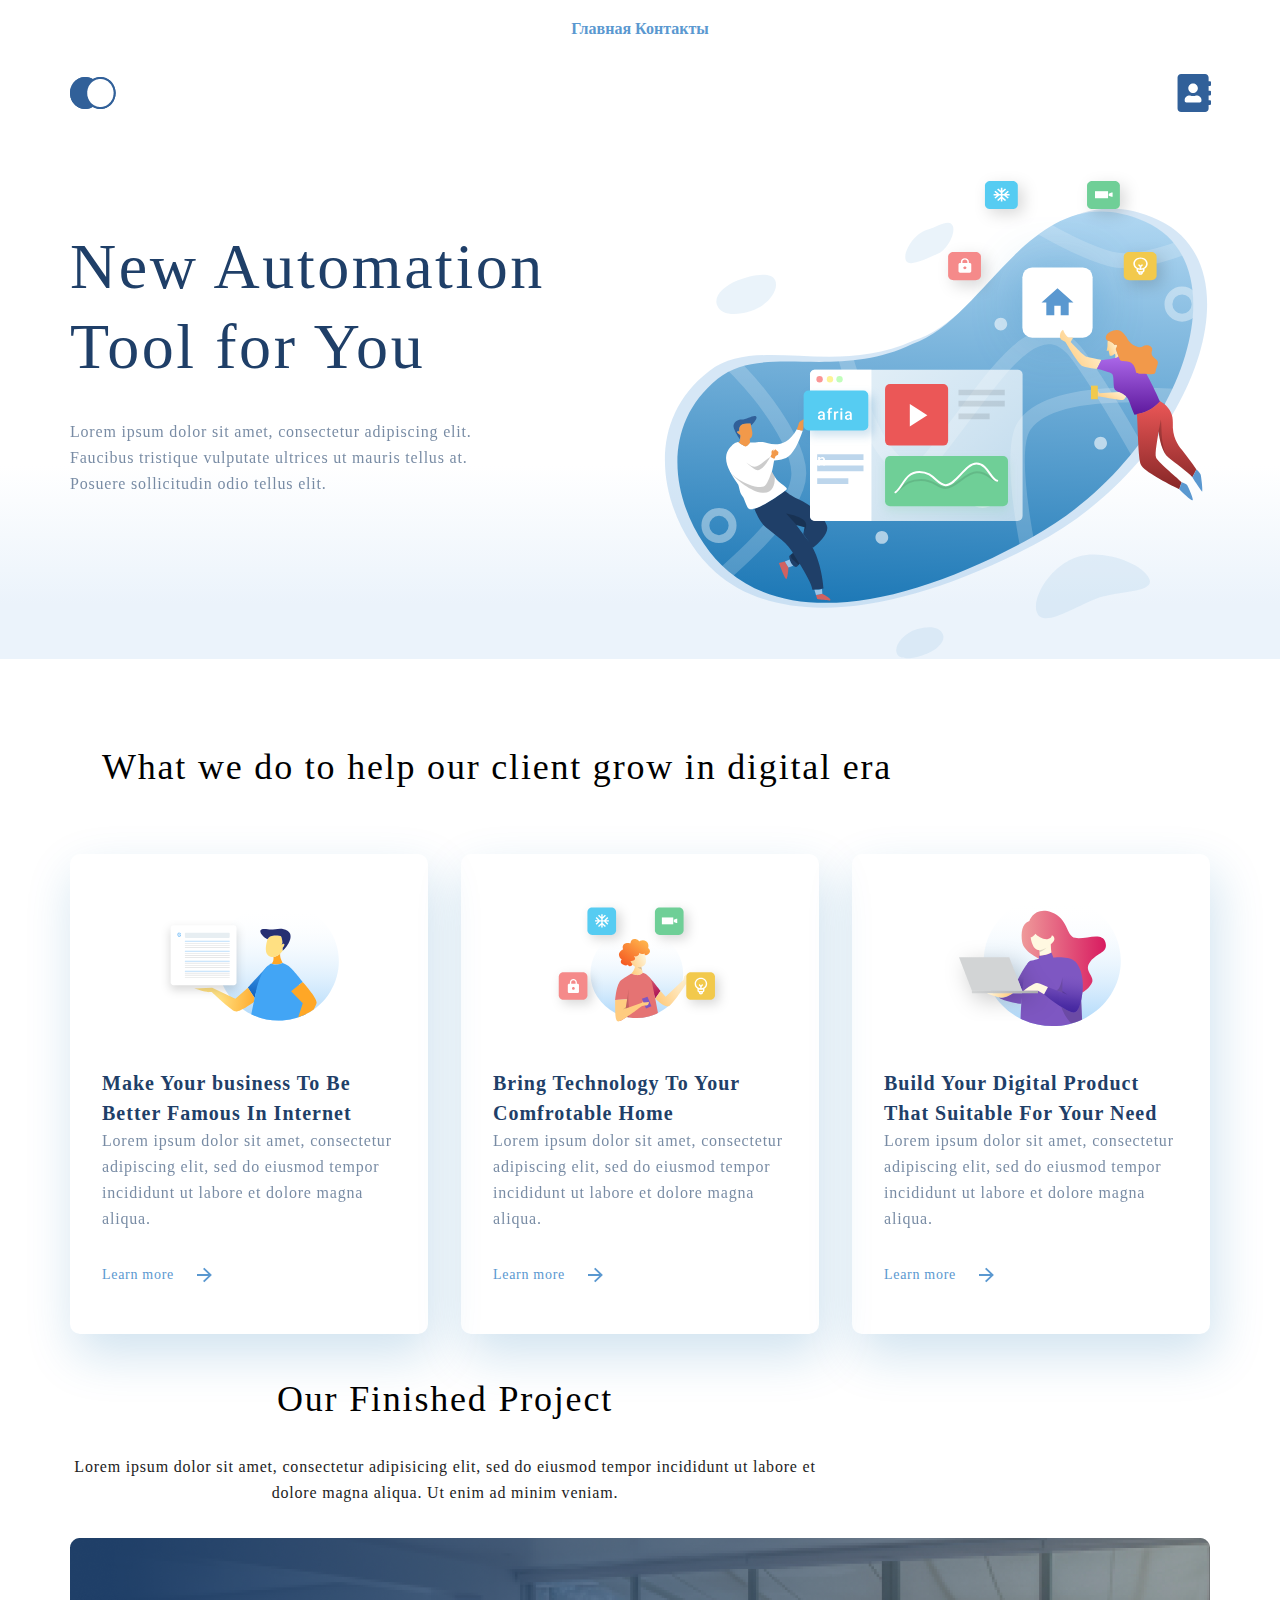
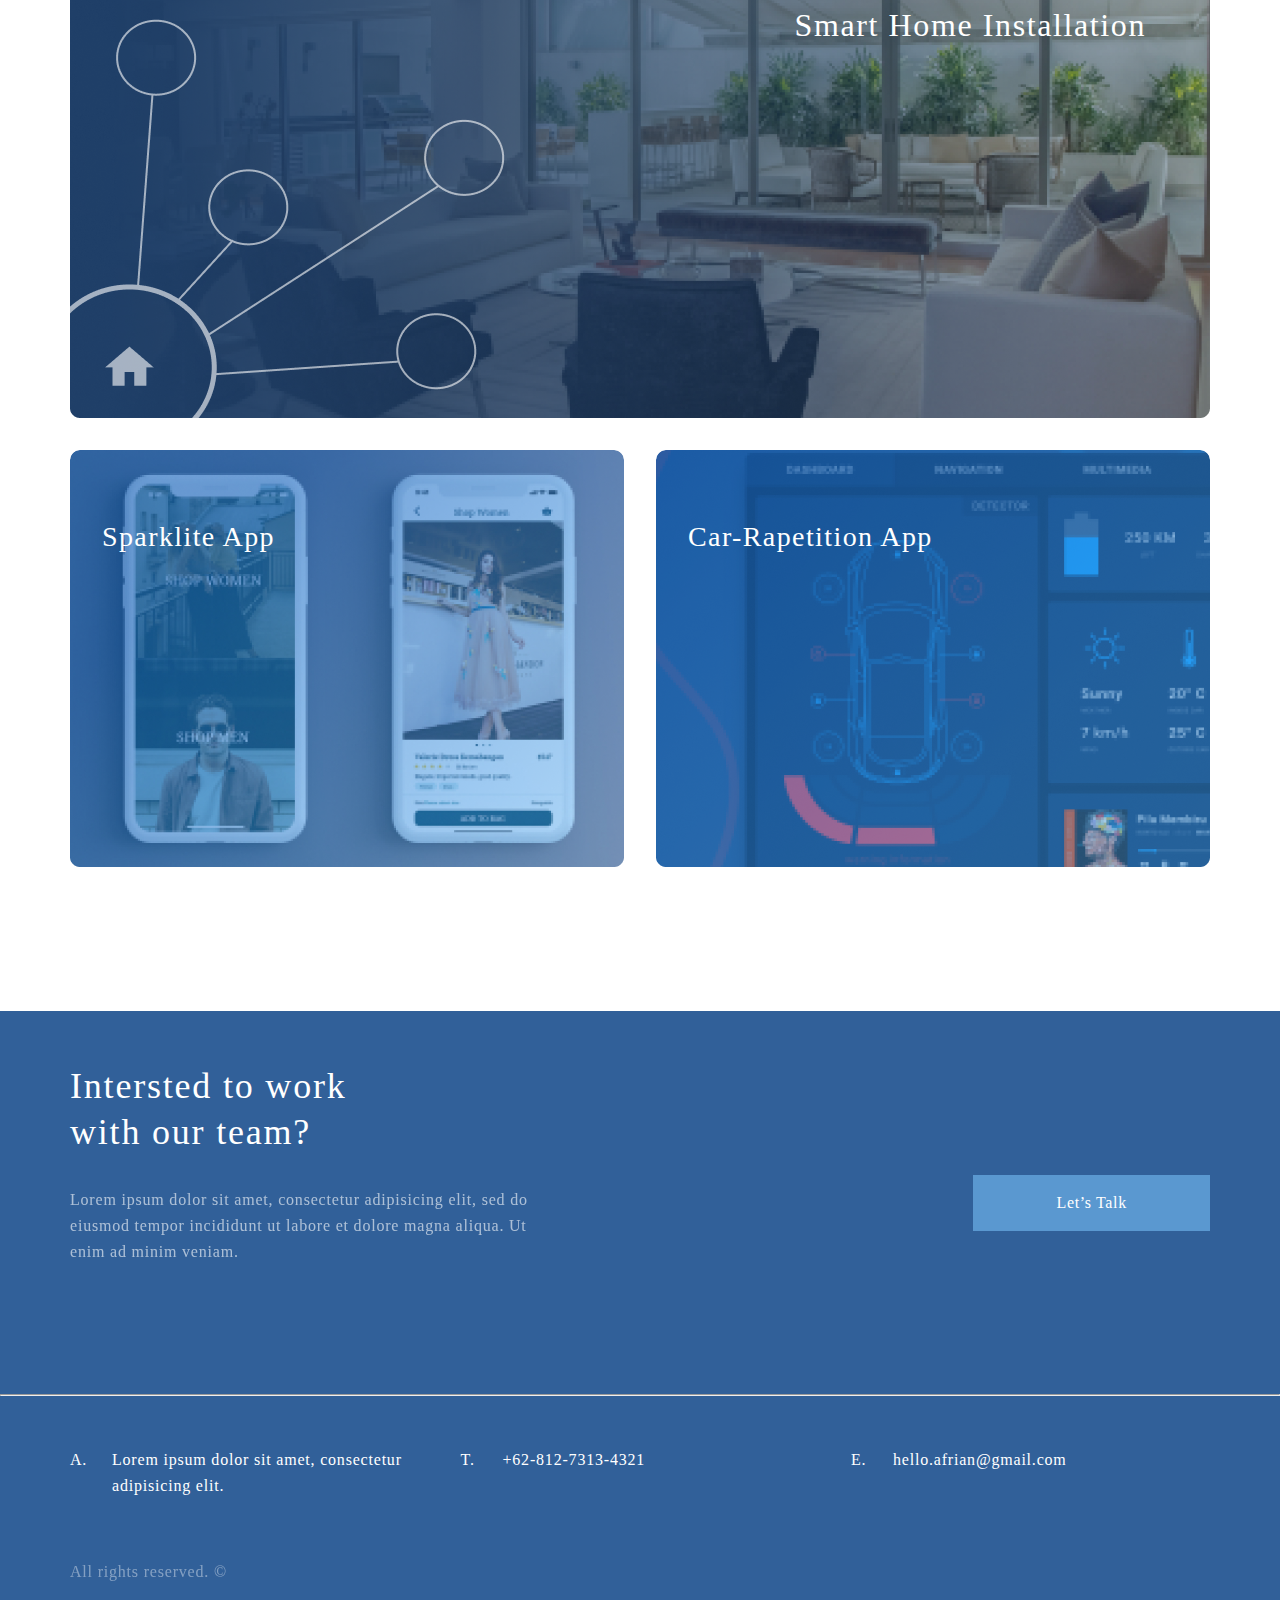
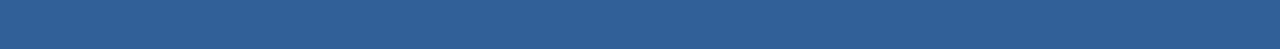
<file: index.html>
<!DOCTYPE html>
<html lang="en">
  <head>
    <meta charset="UTF-8" />
    <meta name="viewport" content="width=device-width, initial-scale=1.0" />
    <title>Главная</title>
    <link rel="stylesheet" href="./style/index.css" />
  </head>

  <body>
    <div class="page page_font ">
        <div class="container temp-menu">
          <a href="index.html">Главная</a>&nbsp;
          <a href="contacts.html">Контакты</a>
        </div>

        <div class="page__header visibleborder">
          <div class="container container-page-header">
            <div class="sidebar">
              <div class="sidebar__logo">
                <a href="index.html"><img src="./pic/logo.png" alt="Главная" /></a>
              </div>
              <div class="sidebar__ava">
                <a href="contacts.html"
                  ><img src="./pic/ava.svg" alt="контакты" /></a>
              </div>
            </div>
            <div class="promo">
              <h1 class="promo__header">New Automation Tool for You</h1>
              <p class="promo__content">
                Lorem ipsum dolor sit amet, consectetur adipiscing elit.
                Faucibus tristique vulputate ultrices ut mauris tellus at.
                Posuere sollicitudin odio tellus elit.
              </p>
            </div>
          </div>
        </div>

        <div class="container">
          <div class="portfolio">
            <h2 class="portfolio__header">
              What we do to help our client grow in digital era
            </h2>
            <div class="card">
              <img class="card__image" src="./pic/card1.svg" />
              <h3 class="card__header">
                Make Your business To Be Better Famous In Internet
              </h3>
              <p class="card__content">
                Lorem ipsum dolor sit amet, consectetur adipiscing elit, sed do
                eiusmod tempor incididunt ut labore et dolore magna aliqua.
              </p>

              <div class="card__link">
                <a href="#">Learn more</a>
                <div class="card__arrow"></div>
              </div>
            </div>
            <div class="card">
              <img class="card__image" src="./pic/card2.svg" />
              <h3 class="card__header">
                Bring Technology To Your Comfrotable Home
              </h3>
              <p class="card__content">
                Lorem ipsum dolor sit amet, consectetur adipiscing elit, sed do
                eiusmod tempor incididunt ut labore et dolore magna aliqua.
              </p>
              <div class="card__link">
                <a href="#">Learn more</a>
                <div class="card__arrow"></div>
              </div>
            </div>
            <div class="card">
              <img class="card__image" src="./pic/card3.svg" />
              <h3 class="card__header">
                Build Your Digital Product That Suitable For Your Need
              </h3>
              <p class="card__content">
                Lorem ipsum dolor sit amet, consectetur adipiscing elit, sed do
                eiusmod tempor incididunt ut labore et dolore magna aliqua.
              </p>
              <div class="card__link">
                <a href="#">Learn more</a>
                <div class="card__arrow"></div>
              </div>
            </div>
          </div>
        </div>
        
        <div class="container project-apps">
          <div class="project-apps__text">
            <div class="project-apps__header">Our Finished Project</div>
            <div class="project-apps__content">
              Lorem ipsum dolor sit amet, consectetur adipisicing elit, sed do
              eiusmod tempor incididunt ut labore et dolore magna aliqua. Ut
              enim ad minim veniam. 
            </div> 
          </div>
          <div class="project-apps__big-banner">
            <p class="project-apps__big-banner-text">Smart Home Installation</p>
          </div>

          <div class="project-apps__little-banner project-apps__little-banner_left">
            <div class="project-apps__little-banner-text">Sparklite App</div>
          </div>
          <div class="project-apps__little-banner project-apps__little-banner_right">
            <div class="project-apps__little-banner-text">Car-Rapetition App</div>
          </div>
        </div>
      </div> 
      
      <div class="page-footer">
        <div class="container page-footer__top-footer">
          <div class="page-footer__invite">
            <p class="page-footer__invite-header">Intersted to work with our team?</p>
            <p class="page-footer__invite-content">
              Lorem ipsum dolor sit amet, consectetur adipisicing elit, sed do
              eiusmod tempor incididunt ut labore et dolore magna aliqua. Ut
              enim ad minim veniam.
            </p>
          </div>
          <div class="page-footer__talk-button">
            <p class="page-footer__talk-button-caption">Let’s Talk</p>
          </div> 
        </div>
        <hr />
        <div class="container footer-bot">
          <div class="footer-card">
            <div class="footer-card__p">A.</div>
            <div class="footer-card__content">
              Lorem ipsum dolor sit amet, consectetur adipisicing elit.
            </div>
          </div>
          <div class="footer-card">
            <p class="footer-card__p">T.</p>
            <p class="footer-card__content">+62-812-7313-4321</p>
          </div>
          <div class="footer-card">
            <span class="footer-card__p">E.</span>
            <p class="footer-card__content">hello.afrian@gmail.com</p>
          </div>
          <div class="footer-copyright">All rights reserved. &copy;</div>
        </div>
      </div>
    </div>
  </body>
</html>
</file>
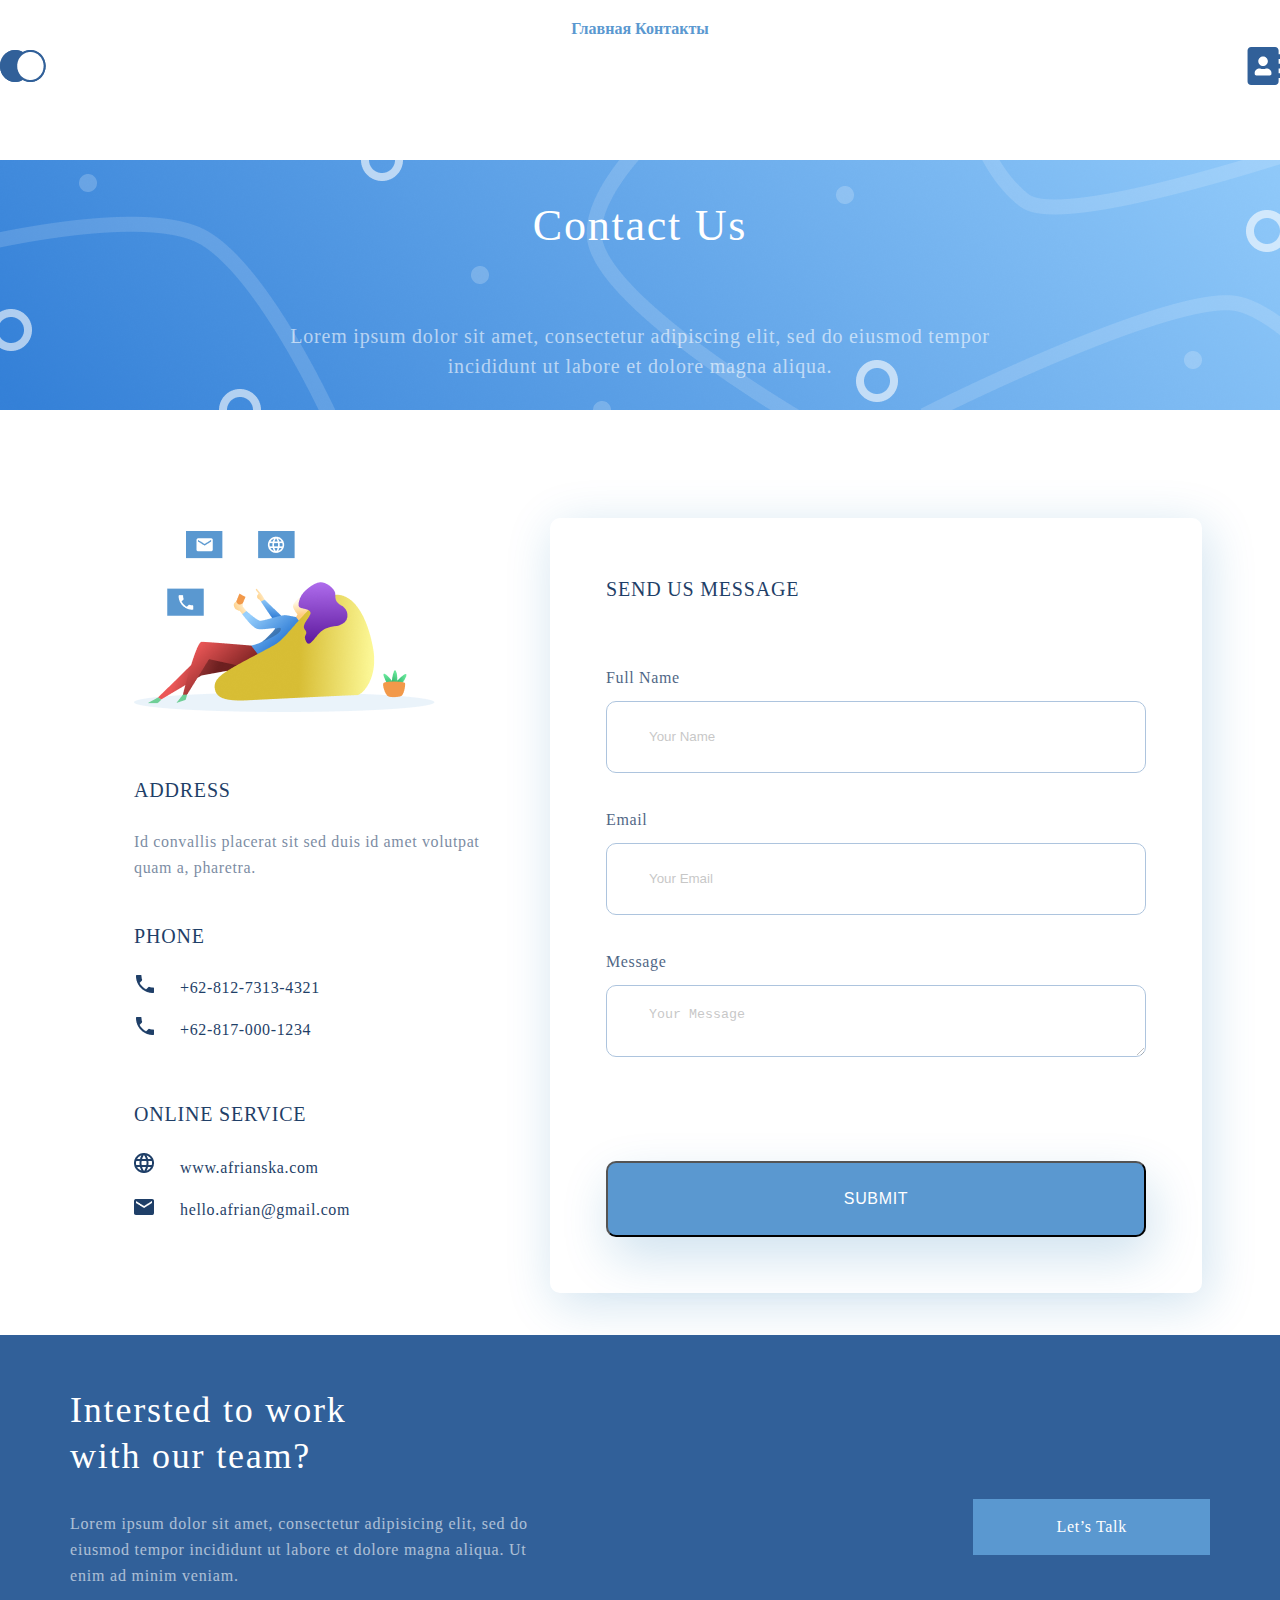
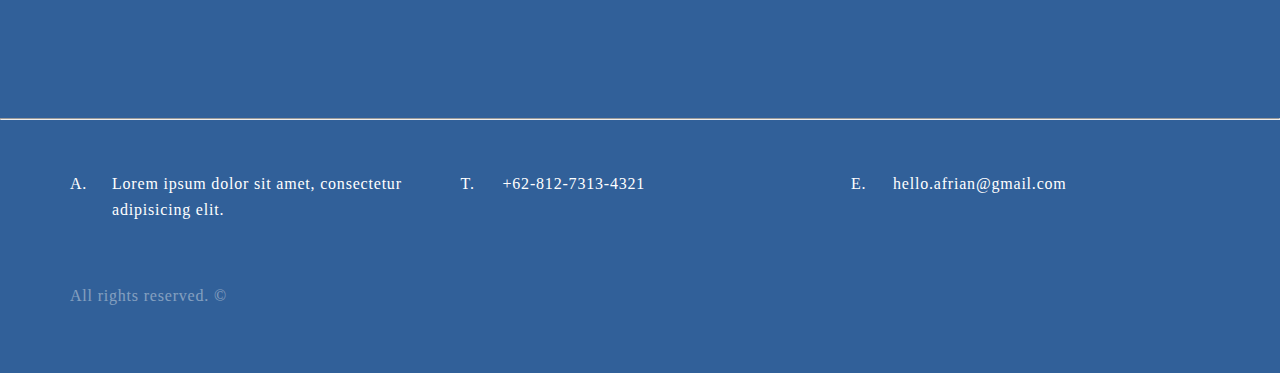
<file: contacts.html>
<!DOCTYPE html>
<html lang="en">
  <head>
    <meta charset="UTF-8" />
    <meta name="viewport" content="width=device-width, initial-scale=1.0" />
    <title>Контакты</title>
    <link rel="stylesheet" href="./style/contacts.css" />
  </head>

  <body>
    <div class="page page_font">
      <div class="container temp-menu">
      <a href="index.html">Главная</a>&nbsp;
      <a href="contacts.html">Контакты</a>
    </div>
    <div class="page-header-contact">
      <div class="sidebar">
        <div class="sidebar__logo">
          <a href="index.html"><img src="./pic/logo.png" alt="Главная" /></a>
        </div>
        <div class="sidebar__ava">
          <a href="contacts.html"
            ><img src="./pic/ava.svg" alt="контакты" /></a>
        </div>
      </div>

      <div class="contact-promo">
        <h1 class="contact-promo-header">Contact Us</h1>
        <p class="contact-promo-content">
          Lorem ipsum dolor sit amet, consectetur adipiscing elit, sed do
          eiusmod tempor incididunt ut labore et dolore magna aliqua.
        </p>
      </div>
    </div>
    <div class="container page-content">
      <div class="page-col page-col-left">
        <img class="contact-logo" src="./pic/contact-logo.png" alt="" />
        <div class="contact-data">
          <h4 class="addr-header">ADDRESS</h4>
          <div class="addr-p">
            Id convallis placerat sit sed duis id amet volutpat quam a,
            pharetra.
          </div>
        </div>
        <div class="contact-data">
          <h4 class="addr-header">PHONE</h4>
          <ul>
            <li
              class="contactdata-list-list-phone contactdata-list-marker contactdata-list-li"
            >
              +62-812-7313-4321
            </li>
            <li
              class="contactdata-list-list-phone contactdata-list-marker contactdata-list-li"
            >
              +62-817-000-1234
            </li>
          </ul>
        </div>
        <div class="contact-data">
          <h4 class="addr-header">ONLINE SERVICE</h4>
          <ul>
            <li
              class="contactdata-list-list-globo contactdata-list-marker contactdata-list-li"
            >
              www.afrianska.com
            </li>
            <li
              class="contactdata-list-list-mail contactdata-list-marker contactdata-list-li"
            >
              hello.afrian@gmail.com
            </li>
          </ul>
        </div>
      </div>

      <div class="page-col contact-form-col">
        <h4 class="contact-form-header">SEND US MESSAGE</h4>
        <form action="#">
          <div class="contact-form-group">
            <label class="contact-form-label" for="fullname">Full Name</label>
            <input
              class="contact-form-input"
              type="text"
              placeholder="Your Name"
              name="fullname"
              id="fullname"
            />
          </div>
          <div class="contact-form-group">
            <label class="contact-form-label" for="email">Email</label>
            <input
              class="contact-form-input"
              type="email"
              name="email"
              id="email"
              placeholder="Your Email"
            />
          </div>
          <div class="contact-form-group">
            <label class="contact-form-label" for="message">Message</label>
            <textarea
              class="contact-form-input"
              placeholder="Your Message"
              name="message"
              id="message"
              cols="30"
              rows="5"
            ></textarea>
          </div>

          <button class="contact-form-confirm-btn" type="submit">
            <div class="contact-form-confirm-bnt-text">SUBMIT</div>
          </button>
          <!-- <button class="form-button form-button-reset" type="reset">
            Reset input
          </button> -->
        </form>
      </div>

      <div class="map-container">
        <div class="map" id="wrapper-9cd199b9cc5410cd3b1ad21cab2e54d3">
          <div id="map-9cd199b9cc5410cd3b1ad21cab2e54d3"></div>
          <script>
            (function () {
              var setting = {
                height: 537,
                width: 1140,
                zoom: 17,
                queryString:
                  "Şahinali, Niğde Otogarı, Niğde Merkez/Нигде, Турция",
                place_id: "ChIJLzvyfd_nKRURpTFpMZ4B3P4",
                satellite: false,
                centerCoord: [37.972582736295564, 34.68113759044498],
                cid: "0xfedc019e316931a5",
                lang: "ru",
                cityUrl: "/turkey/nigde-35888",
                cityAnchorText: "Карта [CITY1], Центральная Анатолия, Турция",
                id: "map-9cd199b9cc5410cd3b1ad21cab2e54d3",
                embed_id: "273592",
              };
              var d = document;
              var s = d.createElement("script");
              s.src = "https://1map.com/js/script-for-user.js?embed_id=273592";
              s.async = true;
              s.onload = function (e) {
                window.OneMap.initMap(setting);
              };
              var to = d.getElementsByTagName("script")[0];
              to.parentNode.insertBefore(s, to);
            })();
          </script>
          <!-- <a href="https://1map.com/ru/map-embed">1 Map</a> -->
        </div>
      </div>
    </div>

    <div class="page-footer">
      <div class="container page-footer__top-footer">
        <div class="page-footer__invite">
          <p class="page-footer__invite-header">
            Intersted to work with our team?
          </p>
          <p class="page-footer__invite-content">
            Lorem ipsum dolor sit amet, consectetur adipisicing elit, sed do
            eiusmod tempor incididunt ut labore et dolore magna aliqua. Ut enim
            ad minim veniam.
          </p>
        </div>
        <div class="page-footer__talk-button">
          <p class="page-footer__talk-button-caption">Let’s Talk</p>
        </div>
      </div>
      <hr />
      <div class="container footer-bot">
        <div class="footer-card">
          <div class="footer-card__p">A.</div>
          <div class="footer-card__content">
            Lorem ipsum dolor sit amet, consectetur adipisicing elit.
          </div>
        </div>
        <div class="footer-card">
          <p class="footer-card__p">T.</p>
          <p class="footer-card__content">+62-812-7313-4321</p>
        </div>
        <div class="footer-card">
          <span class="footer-card__p">E.</span>
          <p class="footer-card__content">hello.afrian@gmail.com</p>
        </div>
        <div class="footer-copyright">All rights reserved. &copy;</div>
      </div>
    </div>
  </body>
</html>
</file>
<file: style/index.css>
@charset "UTF-8";
@import url("https://fonts.googleapis.com/css2?family=Roboto:wght@300&display=swap");
* {
  margin: 0;
  padding: 0;
}

A:link {
  text-decoration: none;
  /* Убирает подчеркивание для ссылок */
  color: #5a98d0;
}

A:visited {
  text-decoration: none;
  color: #5a98d0;
}

A:active {
  text-decoration: none;
  color: #5a98d0;
}

A:hover {
  text-decoration: none;
  color: #5a98d0;
}

.page {
  display: -webkit-box;
  display: -ms-flexbox;
  display: flex;
  -webkit-box-orient: vertical;
  -webkit-box-direction: normal;
      -ms-flex-direction: column;
          flex-direction: column;
  -webkit-box-pack: center;
      -ms-flex-pack: center;
          justify-content: center;
  -ms-flex-wrap: wrap;
      flex-wrap: wrap;
  min-height: 100vh;
}

.page .page_font {
  font-family: "Roboto", "Helvetica Neue", Verdana, Helvetica, Arial, sans-serif;
}

.container {
  display: -webkit-box;
  display: -ms-flexbox;
  display: flex;
  margin: 0 auto;
  max-width: 1140px;
  border-color: red;
}

.temp-menu {
  padding-top: 20px;
  max-width: 200px;
  display: -webkit-box;
  display: -ms-flexbox;
  display: flex;
  -webkit-box-pack: space-evenly;
      -ms-flex-pack: space-evenly;
          justify-content: space-evenly;
  font-style: normal;
  font-weight: bold;
}

.page__header {
  padding-top: 27px;
  margin-bottom: 64px;
  background: -webkit-gradient(linear, left bottom, left top, color-stop(8.84%, #ebf3fb), color-stop(31.12%, rgba(152, 195, 232, 0)));
  background: linear-gradient(0deg, #ebf3fb 8.84%, rgba(152, 195, 232, 0) 31.12%);
}

.container-page-header {
  -webkit-box-orient: vertical;
  -webkit-box-direction: normal;
      -ms-flex-direction: column;
          flex-direction: column;
  background-image: url(../pic/ins_bg.svg);
  background-size: 549px;
  background-repeat: no-repeat;
  background-position: right bottom;
}

.sidebar {
  display: -webkit-box;
  display: -ms-flexbox;
  display: flex;
  -webkit-box-pack: justify;
      -ms-flex-pack: justify;
          justify-content: space-between;
  min-height: 55px;
  margin-bottom: 67px;
  -webkit-box-align: center;
      -ms-flex-align: center;
          align-items: center;
}

.sidebar .sidebar__logo {
  background-image: url(../pic/logo.png);
  background-size: cover;
  background-repeat: no-repeat;
  width: 46px;
  height: 48px;
}

.sidebar .sidebar__ava {
  width: 33px;
  height: 38px;
  /* background-image: url(../pic/ava.svg); */
  background-size: contain;
  background-repeat: no-repeat;
}

.promo {
  padding-top: 40px;
  padding-right: 50px;
  padding-bottom: 162px;
  max-width: 554px;
}

.promo .promo__header {
  margin-bottom: 32px;
  max-width: 510px;
  color: #1f3f68;
  letter-spacing: 0.04em;
  font-weight: 300;
  font-size: 64px;
  line-height: 1.25;
}

.promo .promo__content {
  max-width: 425px;
  color: #1f3f68;
  letter-spacing: 0.05em;
  font-size: 16px;
  line-height: 26px;
  opacity: 0.6;
}

.portfolio {
  padding-bottom: 20px;
  margin-bottom: 7px;
  display: -webkit-box;
  display: -ms-flexbox;
  display: flex;
  -webkit-box-pack: justify;
      -ms-flex-pack: justify;
          justify-content: space-between;
  -ms-flex-wrap: wrap;
      flex-wrap: wrap;
}

.portfolio .portfolio__header {
  /* width: 100%; */
  text-align: center;
  font-weight: 300;
  font-size: 36px;
  line-height: 46px;
  letter-spacing: 0.05em;
  color: #000000;
  padding-top: 21px;
  padding-left: 32px;
  padding-bottom: 38px;
}

.card {
  max-width: 358px;
  height: 480px;
  -webkit-box-shadow: 5px 20px 50px rgba(16, 112, 177, 0.2);
          box-shadow: 5px 20px 50px rgba(16, 112, 177, 0.2);
  border-radius: 10px;
  margin-top: 26px;
  display: -webkit-box;
  display: -ms-flexbox;
  display: flex;
  -webkit-box-orient: vertical;
  -webkit-box-direction: normal;
      -ms-flex-direction: column;
          flex-direction: column;
  -ms-flex-pack: distribute;
      justify-content: space-around;
}

.card .card__image {
  display: -webkit-box;
  display: -ms-flexbox;
  display: flex;
  margin: auto;
  width: 50%;
  -ms-flex-wrap: wrap;
      flex-wrap: wrap;
}

.card .card__header {
  font-size: 20px;
  line-height: 30px;
  letter-spacing: 0.05em;
  padding-left: 32px;
  padding-right: 32px;
  color: #1f3f68;
}

.card .card__content {
  font-size: 16px;
  line-height: 26px;
  letter-spacing: 0.05em;
  color: #1f3f68;
  opacity: 0.6;
  padding-left: 32px;
  padding-right: 32px;
}

.card .card__link {
  padding-top: 28px;
  padding-left: 32px;
  padding-right: 32px;
  padding-bottom: 44px;
  font-size: 14px;
  line-height: 30px;
  letter-spacing: 0.05em;
  color: #5a98d0;
  display: -webkit-box;
  display: -ms-flexbox;
  display: flex;
}

.card .card__arrow {
  width: 15px;
  height: 15px;
  padding-top: 8px;
  margin-left: 23px;
  background-image: url(../pic/linkarrow.svg);
  background-repeat: no-repeat;
  background-size: auto;
  background-position: right bottom;
}

.project-apps {
  display: -webkit-box;
  display: -ms-flexbox;
  display: flex;
  -webkit-box-orient: horizontal;
  -webkit-box-direction: normal;
      -ms-flex-direction: row;
          flex-direction: row;
  -webkit-box-pack: justify;
      -ms-flex-pack: justify;
          justify-content: space-between;
  -ms-flex-wrap: wrap;
      flex-wrap: wrap;
  margin-bottom: 112px;
}

.project-apps .project-apps__text {
  max-width: 1140px;
}

.project-apps .project-apps__header {
  padding-top: 15px;
  margin-bottom: 32px;
  width: 100%;
  font-weight: 300;
  font-size: 36px;
  line-height: 46px;
  text-align: center;
  letter-spacing: 0.05em;
  color: #000000;
}

.project-apps .project-apps__content {
  margin: 0 auto;
  font-weight: 400;
  max-width: 750px;
  font-size: 16px;
  line-height: 26px;
  text-align: center;
  letter-spacing: 0.05em;
  color: #222222;
  padding-bottom: 32px;
}

.project-apps .project-apps__big-banner {
  width: 100%;
  height: 480px;
  background-image: url(../pic/big-banner.png);
  background-repeat: no-repeat;
  background-size: contain;
  margin-bottom: 32px;
}

.project-apps .project-apps__big-banner-text {
  font-size: 32px;
  line-height: 46px;
  text-align: right;
  letter-spacing: 0.05em;
  color: #ffffff;
  padding-top: 64px;
  padding-right: 64px;
}

.project-apps .project-apps__little-banner {
  width: 554px;
  height: 417px;
  border-radius: 10px;
  padding-top: 32px;
  /* padding-left: 32px; */
}

.project-apps .project-apps__little-banner-text {
  padding-top: 32px;
  padding-left: 32px;
  position: absolute;
  font-size: 28px;
  line-height: 46px;
  letter-spacing: 0.05em;
  color: #ffffff;
}

.project-apps .project-apps__little-banner_left {
  background-image: url(../pic/left-banner.png);
  background-repeat: no-repeat;
  background-size: contain;
}

.project-apps .project-apps__little-banner_right {
  background-image: url(../pic/right-banner.png);
  background-repeat: no-repeat;
  background-size: contain;
}

.page-footer {
  background: #316099;
}

.page-footer .page-footer__top-footer {
  height: 383px;
  max-width: 1140px;
  /* padding-top: 58px;
    padding-bottom: 45px; */
  -webkit-box-pack: justify;
      -ms-flex-pack: justify;
          justify-content: space-between;
  -webkit-box-align: center;
      -ms-flex-align: center;
          align-items: center;
}

.page-footer .page-footer__invite {
  max-width: 495px;
  height: 280px;
}

.page-footer .page-footer__invite-header {
  max-width: 340px;
  height: 92px;
  font-size: 36px;
  line-height: 46px;
  letter-spacing: 0.05em;
  color: #ffffff;
}

.page-footer .page-footer__invite-content {
  font-size: 16px;
  line-height: 26px;
  letter-spacing: 0.05em;
  color: #ffffff;
  opacity: 0.6;
  padding-top: 32px;
  padding-bottom: 51px;
}

.page-footer .page-footer__talk-button {
  width: 236.63px;
  height: 56px;
  background: #5a98d0;
}

.page-footer .page-footer__talk-button-caption {
  padding-top: 15px;
  padding-bottom: 15px;
  font-size: 16px;
  line-height: 26px;
  text-align: center;
  letter-spacing: 0.04em;
  color: #ffffff;
}

.footer-hr {
  opacity: 0.4;
  border: 6px solid #ffffff;
}

.footer-bot {
  height: 253px;
  display: -webkit-box;
  display: -ms-flexbox;
  display: flex;
  -webkit-box-pack: justify;
      -ms-flex-pack: justify;
          justify-content: space-between;
  -ms-flex-wrap: wrap;
      flex-wrap: wrap;
}

.footer-card {
  display: -webkit-box;
  display: -ms-flexbox;
  display: flex;
  -webkit-box-pack: justify;
      -ms-flex-pack: justify;
          justify-content: space-between;
  min-width: 359px;
  padding-top: 51px;
}

.footer-card .footer-card__p {
  width: 23px;
  font-weight: 500;
  font-size: 16px;
  line-height: 26px;
  letter-spacing: 0.05em;
  color: #ffffff;
}

.footer-card .footer-card__content {
  width: 317px;
  height: 48px;
  font-weight: normal;
  font-size: 16px;
  line-height: 26px;
  letter-spacing: 0.05em;
  color: #ffffff;
}

.footer-copyright {
  /* width: 100%; */
  padding-bottom: 49px;
  padding-top: 49px;
  font-size: 16px;
  line-height: 26px;
  letter-spacing: 0.05em;
  color: #ffffff;
  opacity: 0.4;
}

@media (max-width: 768px) {
  .page__header {
    padding-top: 19px;
  }
  .container {
    max-width: 768px;
  }
  .container-page-header {
    -webkit-box-orient: vertical;
    -webkit-box-direction: normal;
        -ms-flex-direction: column;
            flex-direction: column;
    background-image: url(../pic/ins_bg.svg);
    background-size: 45%;
    padding-left: 32px;
    margin-right: 32px;
  }
  .portfolio {
    margin-bottom: 127px;
    display: -webkit-box;
    display: -ms-flexbox;
    display: flex;
    -webkit-box-orient: vertical;
    -webkit-box-direction: normal;
        -ms-flex-direction: column;
            flex-direction: column;
    -ms-flex-pack: distribute;
        justify-content: space-around;
    -ms-flex-wrap: wrap;
        flex-wrap: wrap;
  }
  .portfolio .portfolio__header {
    max-width: 768px;
    text-align: center;
    font-weight: 300;
    font-size: 36px;
    line-height: 46px;
    letter-spacing: 0.05em;
    color: #000000;
    padding-top: 21px;
    padding-left: 32px;
    padding-bottom: 38px;
  }
  .card {
    margin: 0 auto;
    -ms-flex-wrap: wrap;
        flex-wrap: wrap;
    margin-bottom: 32px;
    max-width: 358px;
  }
  .card .card__image {
    display: -webkit-box;
    display: -ms-flexbox;
    display: flex;
    margin: auto;
    width: 50%;
    -ms-flex-wrap: wrap;
        flex-wrap: wrap;
  }
  .card .card__header {
    font-size: 20px;
    line-height: 30px;
    letter-spacing: 0.05em;
    padding-left: 32px;
    padding-right: 32px;
    color: #1f3f68;
  }
  .card .card__content {
    font-size: 16px;
    line-height: 26px;
    letter-spacing: 0.05em;
    color: #1f3f68;
    opacity: 0.6;
    padding-left: 32px;
    padding-right: 32px;
  }
  .card .card__link {
    padding-top: 28px;
    padding-left: 32px;
    padding-right: 32px;
    padding-bottom: 44px;
    font-size: 14px;
    line-height: 30px;
    letter-spacing: 0.05em;
    color: #5a98d0;
    display: -webkit-box;
    display: -ms-flexbox;
    display: flex;
  }
  .project-apps {
    display: -webkit-box;
    display: -ms-flexbox;
    display: flex;
    -webkit-box-orient: horizontal;
    -webkit-box-direction: normal;
        -ms-flex-direction: row;
            flex-direction: row;
    -ms-flex-pack: distribute;
        justify-content: space-around;
    -ms-flex-line-pack: center;
        align-content: center;
    -ms-flex-wrap: wrap;
        flex-wrap: wrap;
    margin-bottom: 109px;
  }
  .project-apps .project-apps__text {
    max-width: 768px;
  }
  .project-apps .project-apps__header {
    margin: 0 auto;
    margin-bottom: 32px;
    width: 100%;
    font-weight: 300;
    font-size: 36px;
    line-height: 46px;
    text-align: center;
    letter-spacing: 0.05em;
    color: #000000;
  }
  .project-apps .project-apps__content {
    margin: 0 auto;
    font-weight: 400;
    max-width: 750px;
    font-size: 16px;
    line-height: 26px;
    text-align: center;
    letter-spacing: 0.05em;
    color: #222222;
    margin-bottom: 32px;
    padding-left: 124px;
    padding-right: 124px;
  }
  .project-apps .project-apps__big-banner {
    max-width: 768px;
    max-height: 296px;
    background-image: url(../pic/big-banner.png);
    background-repeat: no-repeat;
    background-size: contain;
  }
  .project-apps .project-apps__big-banner-text {
    font-size: 32px;
    line-height: 46px;
    text-align: right;
    letter-spacing: 0.05em;
    color: #ffffff;
    padding-top: 64px;
    padding-right: 64px;
  }
  .project-apps .project-apps__little-banner {
    max-width: 336px;
    max-height: 253px;
    border-radius: 10px;
    padding-top: 32px;
    /* padding-left: 32px; */
  }
  .project-apps .project-apps__little-banner-text {
    padding-top: 32px;
    padding-left: 32px;
    position: absolute;
    font-size: 28px;
    line-height: 46px;
    letter-spacing: 0.05em;
    color: #ffffff;
  }
  .project-apps .project-apps__little-banner_left {
    background-image: url(../pic/left-banner.png);
    background-repeat: no-repeat;
    background-size: contain;
  }
  .project-apps .project-apps__little-banner_right {
    background-image: url(../pic/right-banner.png);
    background-repeat: no-repeat;
    background-size: contain;
  }
  .page-footer .page-footer__top-footer {
    padding-left: 124px;
    padding-right: 124px;
    height: 316px;
  }
  .page-footer .footer-bot {
    padding-left: 124px;
    padding-right: 124px;
    display: -webkit-box;
    display: -ms-flexbox;
    display: flex;
    -webkit-box-orient: vertical;
    -webkit-box-direction: normal;
        -ms-flex-direction: column;
            flex-direction: column;
    -webkit-box-pack: justify;
        -ms-flex-pack: justify;
            justify-content: space-between;
    -ms-flex-wrap: wrap;
        flex-wrap: wrap;
    height: 316px;
  }
  .page-footer .footer-card {
    display: -webkit-box;
    display: -ms-flexbox;
    display: flex;
    width: 100%;
    -webkit-box-pack: justify;
        -ms-flex-pack: justify;
            justify-content: space-between;
    min-width: 455px;
    margin-bottom: 25px;
  }
  .page-footer .footer-card .footer-card__p {
    width: 23px;
    font-weight: 500;
    font-size: 16px;
    line-height: 26px;
    letter-spacing: 0.05em;
    color: #ffffff;
  }
  .page-footer .footer-card .footer-card__content {
    height: 48px;
    font-weight: normal;
    font-size: 16px;
    line-height: 26px;
    letter-spacing: 0.05em;
    color: #ffffff;
  }
  .page-footer .footer-copyright {
    min-width: 768px;
    margin-bottom: 64px;
    padding-top: 64px;
  }
}
/*# sourceMappingURL=index.css.map */
</file>
<file: style/contacts.css>
@charset "UTF-8";
@import url("https://fonts.googleapis.com/css2?family=Roboto:wght@300&display=swap");
* {
  margin: 0;
  padding: 0;
}

A:link {
  text-decoration: none;
  /* Убирает подчеркивание для ссылок */
  color: #5a98d0;
}

A:visited {
  text-decoration: none;
  color: #5a98d0;
}

A:active {
  text-decoration: none;
  color: #5a98d0;
}

A:hover {
  text-decoration: none;
  color: #5a98d0;
}

.page {
  display: -webkit-box;
  display: -ms-flexbox;
  display: flex;
  -webkit-box-orient: vertical;
  -webkit-box-direction: normal;
      -ms-flex-direction: column;
          flex-direction: column;
  -webkit-box-pack: center;
      -ms-flex-pack: center;
          justify-content: center;
  -ms-flex-wrap: wrap;
      flex-wrap: wrap;
  min-height: 100vh;
}

.page .page_font {
  font-family: "Roboto", "Helvetica Neue", Verdana, Helvetica, Arial, sans-serif;
}

.container {
  display: -webkit-box;
  display: -ms-flexbox;
  display: flex;
  margin: 0 auto;
  max-width: 1140px;
  border-color: red;
}

.temp-menu {
  padding-top: 20px;
  max-width: 200px;
  display: -webkit-box;
  display: -ms-flexbox;
  display: flex;
  -webkit-box-pack: space-evenly;
      -ms-flex-pack: space-evenly;
          justify-content: space-evenly;
  font-style: normal;
  font-weight: bold;
}

.sidebar {
  display: -webkit-box;
  display: -ms-flexbox;
  display: flex;
  -webkit-box-pack: justify;
      -ms-flex-pack: justify;
          justify-content: space-between;
  min-height: 55px;
  margin-bottom: 67px;
  -webkit-box-align: center;
      -ms-flex-align: center;
          align-items: center;
}

.sidebar .sidebar__logo {
  background-image: url(../pic/logo.png);
  background-size: cover;
  background-repeat: no-repeat;
  width: 46px;
  height: 48px;
}

.sidebar .sidebar__ava {
  width: 33px;
  height: 38px;
  /* background-image: url(../pic/ava.svg); */
  background-size: contain;
  background-repeat: no-repeat;
}

.page-header-contact {
  -ms-flex-pack: distribute;
      justify-content: space-around;
}

.contact-promo {
  display: -webkit-box;
  display: -ms-flexbox;
  display: flex;
  -webkit-box-orient: vertical;
  -webkit-box-direction: normal;
      -ms-flex-direction: column;
          flex-direction: column;
  -ms-flex-pack: distribute;
      justify-content: space-around;
  -webkit-box-align: center;
      -ms-flex-align: center;
          align-items: center;
  height: 250px;
  background-image: url(../pic/contact-header.png);
  background-repeat: no-repeat;
  background-size: cover;
  margin-bottom: 65px;
}

.contact-promo-header {
  font-weight: 500;
  font-size: 44px;
  line-height: 74px;
  text-align: center;
  letter-spacing: 0.04em;
  color: #ffffff;
}

.contact-promo-content {
  max-width: 780px;
  font-size: 20px;
  line-height: 30px;
  text-align: center;
  letter-spacing: 0.04em;
  color: rgba(255, 255, 255, 0.6);
}

.page-content {
  display: -webkit-box;
  display: -ms-flexbox;
  display: flex;
  -webkit-box-orient: horizontal;
  -webkit-box-direction: normal;
      -ms-flex-direction: row;
          flex-direction: row;
  -webkit-box-pack: justify;
      -ms-flex-pack: justify;
          justify-content: space-between;
  -ms-flex-wrap: wrap;
      flex-wrap: wrap;
  -webkit-box-align: center;
      -ms-flex-align: center;
          align-items: center;
}

.page-col {
  display: -webkit-box;
  display: -ms-flexbox;
  display: flex;
  -webkit-box-orient: vertical;
  -webkit-box-direction: normal;
      -ms-flex-direction: column;
          flex-direction: column;
  -ms-flex-wrap: wrap;
      flex-wrap: wrap;
  -ms-flex-pack: distribute;
      justify-content: space-around;
  width: 540px;
  padding: 56px 56px 56px 56px;
}

.page-col-left {
  width: 360px;
}

.contact-logo {
  margin-bottom: 63px;
  height: 181px;
  width: 301px;
}

.contact-data {
  margin-bottom: 40px;
}

.addr-header {
  margin-bottom: 24px;
  font-weight: 500;
  font-size: 20px;
  line-height: 30px;
  letter-spacing: 0.04em;
  color: #1f3f68;
}

.addr-p {
  font-weight: 300;
  font-size: 16px;
  line-height: 26px;
  letter-spacing: 0.04em;
  color: #1f3f68;
  opacity: 0.6;
}

.contactdata-list-marker {
  position: relative;
  left: 27px;
}

.contactdata-list-list-phone {
  list-style-image: url(../pic/phone.png);
}

.contactdata-list-list-globo {
  list-style-image: url(../pic/globo.png);
}

.contactdata-list-list-mail {
  list-style-image: url(../pic/mail.png);
}

.contactdata-list-li::marker {
  margin-right: 50px;
}

.contactdata-list-li {
  font-weight: 300;
  font-size: 16px;
  line-height: 26px;
  letter-spacing: 0.04em;
  color: #1f3f68;
  padding-left: 19px;
  margin-bottom: 16px;
}

/* contact-form-css */
.contact-form-col {
  background: #ffffff;
  -webkit-box-shadow: 5px 10px 50px rgba(16, 112, 177, 0.2);
          box-shadow: 5px 10px 50px rgba(16, 112, 177, 0.2);
  border-radius: 10px;
}

.contact-form-header {
  font-weight: 500;
  font-size: 20px;
  line-height: 30px;
  letter-spacing: 0.04em;
  color: #1f3f68;
  margin-bottom: 59px;
}

.contact-form-group {
  display: -webkit-box;
  display: -ms-flexbox;
  display: flex;
  -ms-flex-pack: distribute;
      justify-content: space-around;
  -webkit-box-orient: vertical;
  -webkit-box-direction: normal;
      -ms-flex-direction: column;
          flex-direction: column;
  -ms-flex-wrap: wrap;
      flex-wrap: wrap;
  margin-bottom: 32px;
}

.contact-form-label {
  width: 100%;
  margin: auto;
  font-size: 16px;
  line-height: 30px;
  letter-spacing: 0.04em;
  color: #1f3f68;
  opacity: 0.8;
  margin-bottom: 8px;
}

.contact-form-input {
  padding-left: 42px;
  padding-top: 21px;
  padding-bottom: 21px;
  height: 72px;
  opacity: 0.4;
  border: 1px solid #356ead;
  -webkit-box-sizing: border-box;
          box-sizing: border-box;
  border-radius: 10px;
}

/* .contact-form-input-text {
  width: 100%;
  height: 144px;
  opacity: 0.4;
  border: 1px solid #356ead;
  box-sizing: border-box;
  border-radius: 10px;
} */
.contact-form-confirm-btn {
  background: #5a98d0;
  -webkit-box-shadow: 5px 20px 50px rgba(16, 112, 177, 0.2);
          box-shadow: 5px 20px 50px rgba(16, 112, 177, 0.2);
  border-radius: 10px;
  width: 100%;
}

.contact-form-confirm-btn {
  margin-top: 72px;
  padding-top: 23px;
  padding-bottom: 23px;
  text-align: center;
  font-weight: 500;
  font-size: 16px;
  line-height: 26px;
  text-align: center;
  letter-spacing: 0.04em;
  color: #ffffff;
}

.map-container {
  margin-top: 96px;
  margin-bottom: 96px;
}

.page-footer {
  background: #316099;
}

.page-footer .page-footer__top-footer {
  height: 383px;
  max-width: 1140px;
  /* padding-top: 58px;
      padding-bottom: 45px; */
  -webkit-box-pack: justify;
      -ms-flex-pack: justify;
          justify-content: space-between;
  -webkit-box-align: center;
      -ms-flex-align: center;
          align-items: center;
}

.page-footer .page-footer__invite {
  max-width: 495px;
  height: 280px;
}

.page-footer .page-footer__invite-header {
  max-width: 340px;
  height: 92px;
  font-size: 36px;
  line-height: 46px;
  letter-spacing: 0.05em;
  color: #ffffff;
}

.page-footer .page-footer__invite-content {
  font-size: 16px;
  line-height: 26px;
  letter-spacing: 0.05em;
  color: #ffffff;
  opacity: 0.6;
  padding-top: 32px;
  padding-bottom: 51px;
}

.page-footer .page-footer__talk-button {
  width: 236.63px;
  height: 56px;
  background: #5a98d0;
}

.page-footer .page-footer__talk-button-caption {
  padding-top: 15px;
  padding-bottom: 15px;
  font-size: 16px;
  line-height: 26px;
  text-align: center;
  letter-spacing: 0.04em;
  color: #ffffff;
}

.footer-hr {
  opacity: 0.4;
  border: 6px solid #ffffff;
}

.footer-bot {
  height: 253px;
  display: -webkit-box;
  display: -ms-flexbox;
  display: flex;
  -webkit-box-pack: justify;
      -ms-flex-pack: justify;
          justify-content: space-between;
  -ms-flex-wrap: wrap;
      flex-wrap: wrap;
}

.footer-card {
  display: -webkit-box;
  display: -ms-flexbox;
  display: flex;
  -webkit-box-pack: justify;
      -ms-flex-pack: justify;
          justify-content: space-between;
  min-width: 359px;
  padding-top: 51px;
}

.footer-card .footer-card__p {
  width: 23px;
  font-weight: 500;
  font-size: 16px;
  line-height: 26px;
  letter-spacing: 0.05em;
  color: #ffffff;
}

.footer-card .footer-card__content {
  width: 317px;
  height: 48px;
  font-weight: normal;
  font-size: 16px;
  line-height: 26px;
  letter-spacing: 0.05em;
  color: #ffffff;
}

.footer-copyright {
  /* width: 100%; */
  padding-bottom: 49px;
  padding-top: 49px;
  font-size: 16px;
  line-height: 26px;
  letter-spacing: 0.05em;
  color: #fffffa;
  opacity: 0.4;
}
/*# sourceMappingURL=contacts.css.map */
</file>
